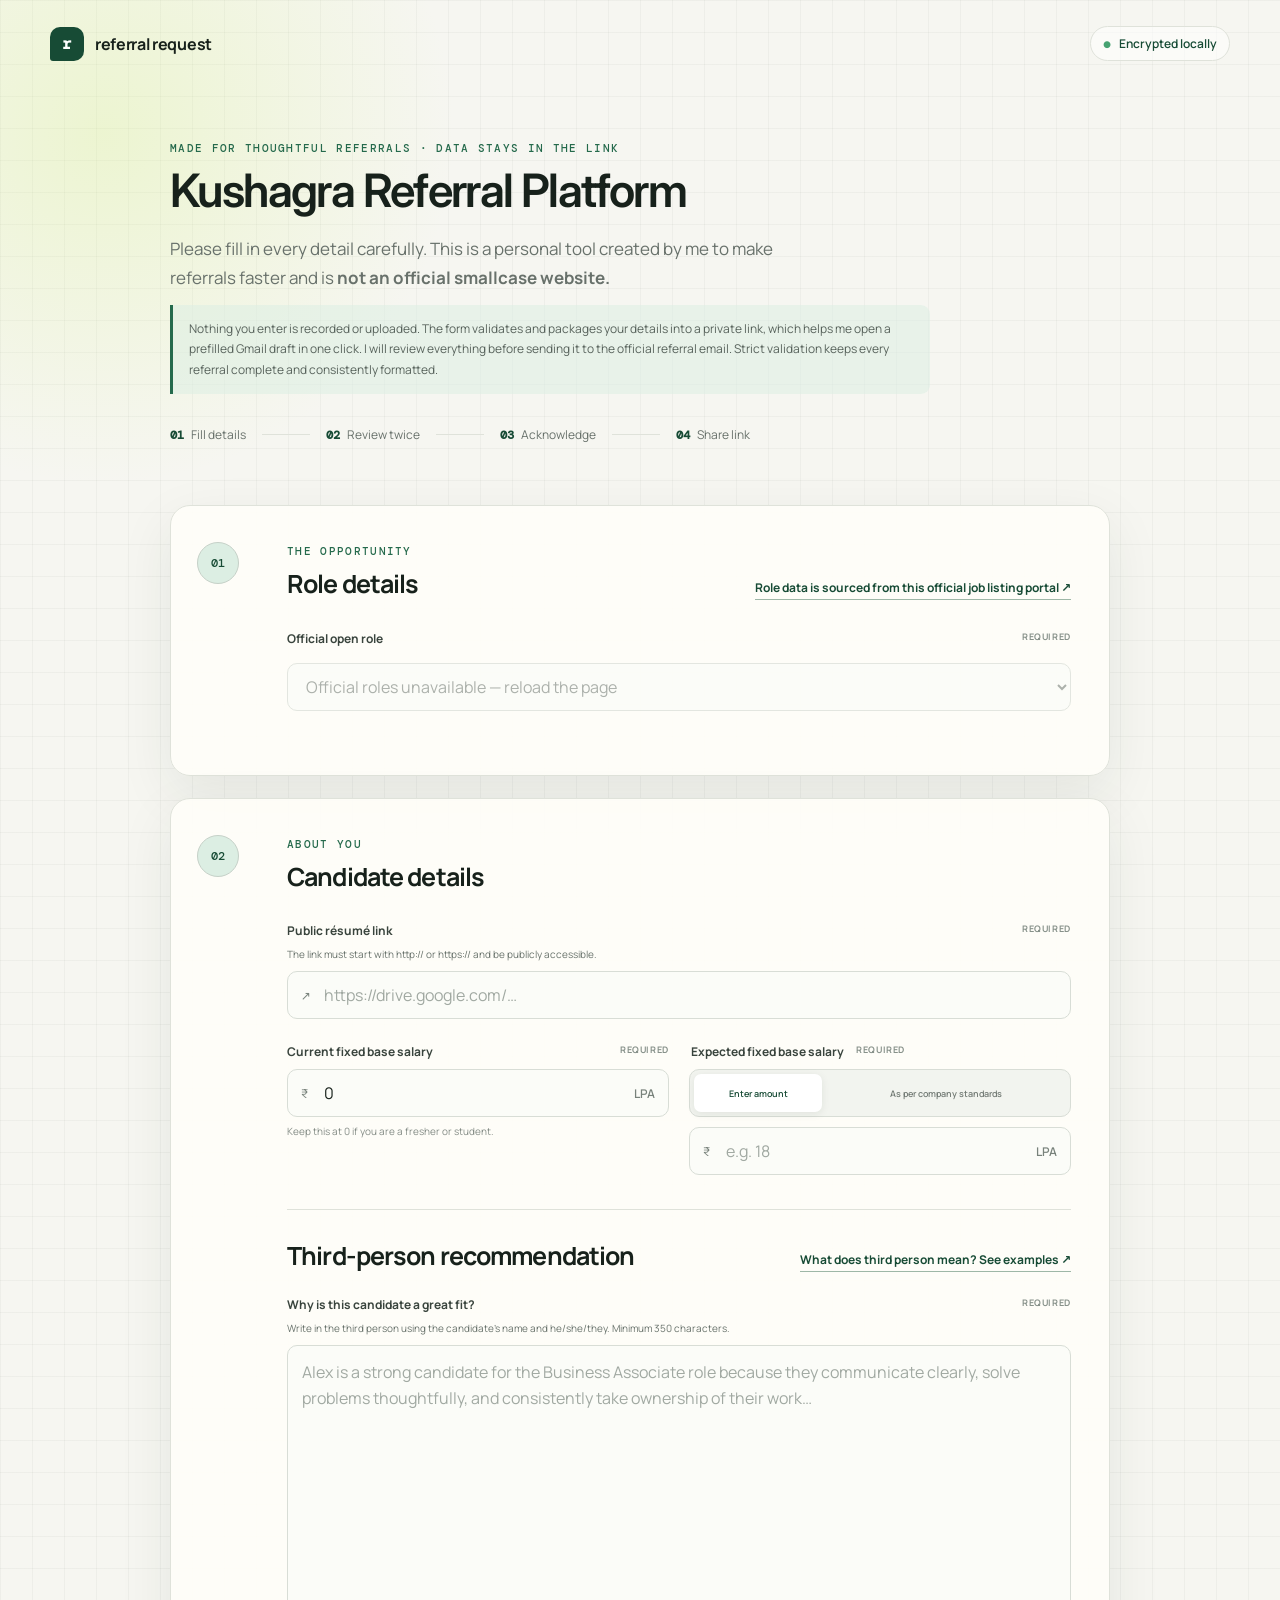
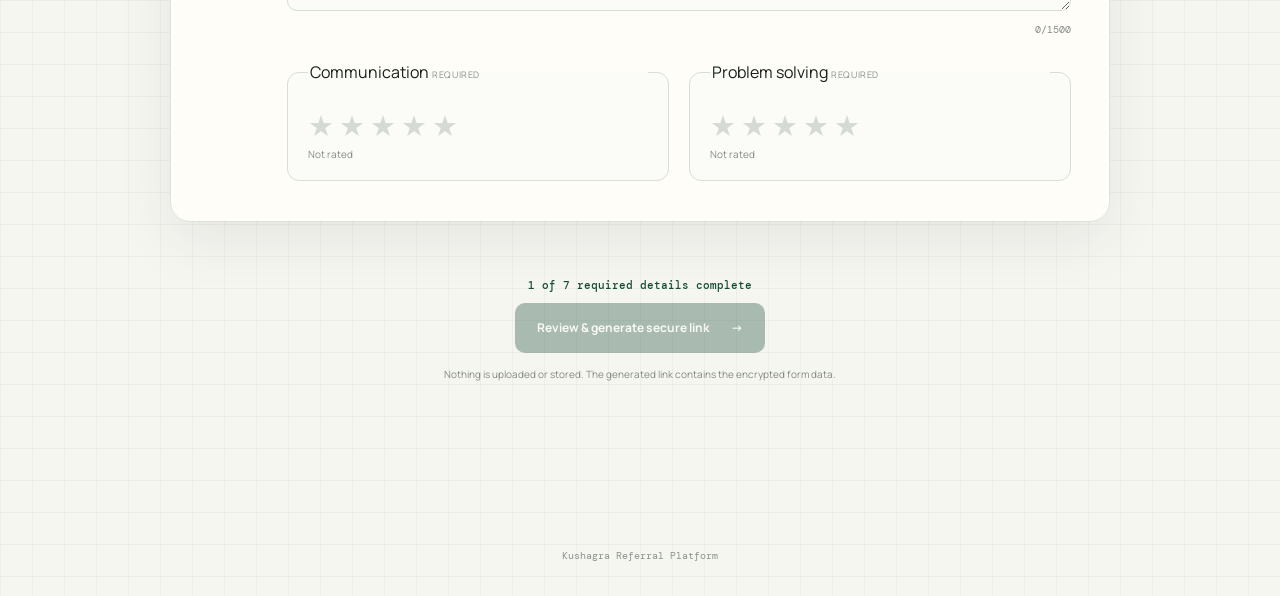
<file: index.html>
<!doctype html>
<html lang="en">
  <head>
    <meta charset="UTF-8" />
    <meta name="viewport" content="width=device-width, initial-scale=1.0" />
    <meta name="description" content="Create a secure smallcase referral request link." />
    <meta name="theme-color" content="#f7f7f4" />
    <meta http-equiv="Cache-Control" content="no-cache, no-store, must-revalidate" />
    <meta http-equiv="Pragma" content="no-cache" />
    <meta http-equiv="Expires" content="0" />
    <link rel="icon" href="./assets/favicon.svg?v=1" type="image/svg+xml" />
    <title>Referral request · smallcase</title>
    <script>
      (() => {
        const fresh = Date.now().toString(36);

        const stylesheet = document.createElement('link');
        stylesheet.rel = 'stylesheet';
        stylesheet.href = `./assets/styles.css?_fresh=${encodeURIComponent(fresh)}`;
        document.head.append(stylesheet);

        const loadScript = (source) => new Promise((resolve, reject) => {
          const script = document.createElement('script');
          script.src = `${source}?_fresh=${encodeURIComponent(fresh)}`;
          script.onload = resolve;
          script.onerror = reject;
          document.head.append(script);
        });

        window.addEventListener('DOMContentLoaded', async () => {
          await loadScript('./assets/codec.js');
          await loadScript('./assets/form.js');
        });
      })();
    </script>
  </head>
  <body>
    <header class="site-header">
      <div class="header-left">
        <a class="brand" href="./" aria-label="Referral request home">
          <span class="brand-mark" aria-hidden="true">r</span>
          <span>referral request</span>
        </a>
        <p id="referral-counter" class="referral-counter hidden" aria-live="polite">Referred <strong id="referral-count">0</strong> candidates so far via this portal</p>
      </div>
      <span class="secure-pill"><span aria-hidden="true">●</span> Encrypted locally</span>
    </header>

    <main class="page-shell">
      <section class="intro">
        <p class="eyebrow">Made for thoughtful referrals · Data stays in the link</p>
        <h1>Kushagra Referral Platform</h1>
        <p class="lede">Please fill in every detail carefully. This is a personal tool created by me to make referrals faster and is <strong>not an official smallcase website.</strong></p>
        <p class="privacy-note">Nothing you enter is recorded or uploaded. The form validates and packages your details into a private link, which helps me open a prefilled Gmail draft in one click. I will review everything before sending it to the official referral email. Strict validation keeps every referral complete and consistently formatted.</p>
        <div class="steps" aria-label="How it works">
          <span><b>01</b> Fill details</span>
          <i aria-hidden="true"></i>
          <span><b>02</b> Review twice</span>
          <i aria-hidden="true"></i>
          <span><b>03</b> Acknowledge</span>
          <i aria-hidden="true"></i>
          <span><b>04</b> Share link</span>
        </div>
      </section>

      <form id="referral-form" autocomplete="off" novalidate>
        <section class="form-card" aria-labelledby="role-heading">
          <div class="section-number">01</div>
          <div class="section-content">
            <div class="section-heading">
              <div>
                <p class="eyebrow">The opportunity</p>
                <h2 id="role-heading">Role details</h2>
              </div>
              <a class="source-link" href="https://jobs.pyjamahr.com/smallcase" target="_blank" rel="noopener noreferrer">Role data is sourced from this official job listing portal <span>↗</span></a>
            </div>

            <label class="field role-field">
              <span>Official open role <em>Required</em></span>
              <select id="job-role" name="jobRole" autocomplete="off" required disabled>
                <option value="">Loading active smallcase roles…</option>
              </select>
              <input id="job-id" name="jobId" type="hidden" />
              <input id="job-title" name="jobTitle" type="hidden" />
            </label>

          </div>
        </section>

        <section class="form-card" aria-labelledby="candidate-heading">
          <div class="section-number">02</div>
          <div class="section-content">
            <div class="section-heading">
              <div>
                <p class="eyebrow">About you</p>
                <h2 id="candidate-heading">Candidate details</h2>
              </div>
            </div>

            <label class="field">
              <span>Public résumé link <em>Required</em></span>
              <small class="field-guidance">The link must start with http:// or https:// and be publicly accessible.</small>
              <div class="input-with-icon"><span aria-hidden="true">↗</span><input id="resume-url" name="resumeUrl" type="url" maxlength="500" inputmode="url" autocomplete="off" placeholder="https://drive.google.com/…" required /></div>
            </label>

            <div class="field-grid two-col salary-row">
              <label class="field">
                <span>Current fixed base salary <em>Required</em></span>
                <div class="input-affix"><span>₹</span><input id="current-salary" name="currentSalary" type="number" min="0" max="1000" step="0.01" value="0" autocomplete="off" required /><b>LPA</b></div>
                <small>Keep this at 0 if you are a fresher or student.</small>
              </label>
              <fieldset class="field expected-field">
                <legend>Expected fixed base salary <em>Required</em></legend>
                <div class="salary-choice">
                  <label><input type="radio" name="expectedMode" value="number" checked /><span>Enter amount</span></label>
                  <label><input type="radio" name="expectedMode" value="standards" /><span>As per company standards</span></label>
                </div>
                <div class="input-affix" id="expected-input-wrap"><span>₹</span><input id="expected-salary" name="expectedSalary" type="number" min="0.01" max="1000" step="0.01" autocomplete="off" placeholder="e.g. 18" required /><b>LPA</b></div>
              </fieldset>
            </div>
            <div class="subsection-heading">
              <h2 id="recommendation-heading">Third-person recommendation</h2>
              <a class="source-link" href="https://www.google.com/search?q=how+to+write+a+referral+recommendation+in+third+person+with+examples" target="_blank" rel="noopener noreferrer">What does third person mean? See examples <span>↗</span></a>
            </div>

            <label class="field">
              <span>Why is this candidate a great fit? <em>Required</em></span>
              <small class="field-guidance">Write in the third person using the candidate’s name and he/she/they. Minimum 350 characters.</small>
              <textarea id="write-up" name="writeUp" rows="9" minlength="350" maxlength="1500" autocomplete="off" placeholder="Alex is a strong candidate for the Business Associate role because they communicate clearly, solve problems thoughtfully, and consistently take ownership of their work…" required></textarea>
              <small class="counter"><span data-count-for="write-up">0</span>/1500</small>
            </label>

            <div class="ratings-grid">
              <fieldset class="rating-field" data-rating-group>
                <legend>Communication <em>Required</em></legend>
                <div class="stars" role="radiogroup" aria-label="Communication rating out of 5">
                  <input id="communication-5" name="communication" value="5" type="radio" required /><label for="communication-5" title="5 out of 5">★</label>
                  <input id="communication-4" name="communication" value="4" type="radio" /><label for="communication-4" title="4 out of 5">★</label>
                  <input id="communication-3" name="communication" value="3" type="radio" /><label for="communication-3" title="3 out of 5">★</label>
                  <input id="communication-2" name="communication" value="2" type="radio" /><label for="communication-2" title="2 out of 5">★</label>
                  <input id="communication-1" name="communication" value="1" type="radio" /><label for="communication-1" title="1 out of 5">★</label>
                </div>
                <small><span data-rating-value>Not rated</span></small>
              </fieldset>
              <fieldset class="rating-field" data-rating-group>
                <legend>Problem solving <em>Required</em></legend>
                <div class="stars" role="radiogroup" aria-label="Problem solving rating out of 5">
                  <input id="problem-solving-5" name="problemSolving" value="5" type="radio" required /><label for="problem-solving-5" title="5 out of 5">★</label>
                  <input id="problem-solving-4" name="problemSolving" value="4" type="radio" /><label for="problem-solving-4" title="4 out of 5">★</label>
                  <input id="problem-solving-3" name="problemSolving" value="3" type="radio" /><label for="problem-solving-3" title="3 out of 5">★</label>
                  <input id="problem-solving-2" name="problemSolving" value="2" type="radio" /><label for="problem-solving-2" title="2 out of 5">★</label>
                  <input id="problem-solving-1" name="problemSolving" value="1" type="radio" /><label for="problem-solving-1" title="1 out of 5">★</label>
                </div>
                <small><span data-rating-value>Not rated</span></small>
              </fieldset>
            </div>
          </div>
        </section>

        <div class="submit-zone">
          <p id="form-status" aria-live="polite"><span id="completed-count">0</span> of 7 required details complete</p>
          <button class="primary-button" id="generate-button" type="submit" disabled>
            Review &amp; generate secure link <span aria-hidden="true">→</span>
          </button>
          <small>Nothing is uploaded or stored. The generated link contains the encrypted form data.</small>
        </div>
      </form>
    </main>

    <dialog id="confirm-dialog" class="modal">
      <div class="modal-inner">
        <button class="icon-button" type="button" data-close-modal aria-label="Close">×</button>
        <p class="eyebrow" id="modal-step">Final review · 1 of 2</p>
        <h2 id="modal-title">Is everything correct?</h2>
        <p class="modal-copy" id="modal-copy">Please check these important details. They will be included in the referral email.</p>
        <div id="review-timer" class="review-timer hidden" aria-live="polite">
          <span id="review-hourglass" class="review-hourglass" aria-hidden="true">
            <svg viewBox="0 0 64 80" role="presentation">
              <defs>
                <linearGradient id="review-frame-gradient" x1="0" y1="0" x2="0" y2="1">
                  <stop offset="0" stop-color="#536159" />
                  <stop offset="1" stop-color="#26322b" />
                </linearGradient>
                <linearGradient id="review-glass-gradient" x1="0" y1="0" x2="1" y2="0">
                  <stop offset="0" stop-color="#c2d3ca" stop-opacity=".28" />
                  <stop offset=".45" stop-color="#f7fbf8" stop-opacity=".75" />
                  <stop offset="1" stop-color="#abc1b6" stop-opacity=".3" />
                </linearGradient>
                <linearGradient id="review-sand-gradient" x1="0" y1="0" x2="1" y2="0">
                  <stop offset="0" stop-color="#ba7b24" />
                  <stop offset=".48" stop-color="#f0ca68" />
                  <stop offset="1" stop-color="#cf9331" />
                </linearGradient>
                <clipPath id="review-top-bulb">
                  <path d="M13 13h38c-2 12-8 20-19 27C21 33 15 25 13 13Z" />
                </clipPath>
                <clipPath id="review-bottom-bulb">
                  <path d="M32 40c11 7 17 15 19 27H13c2-12 8-20 19-27Z" />
                </clipPath>
              </defs>
              <g clip-path="url(#review-top-bulb)"><rect class="review-svg-sand review-sand-top" x="12" y="13" width="40" height="27" /></g>
              <g clip-path="url(#review-bottom-bulb)"><rect class="review-svg-sand review-sand-bottom" x="12" y="40" width="40" height="27" /></g>
              <path class="review-glass-shell" d="M13 13h38c-2 12-8 20-19 27C21 33 15 25 13 13Zm19 27c11 7 17 15 19 27H13c2-12 8-20 19-27Z" />
              <rect class="review-neck-ring" x="28.5" y="37.5" width="7" height="5" rx="2.5" />
              <rect class="review-sand-stream" x="30.8" y="37" width="2.4" height="8" rx="1.2" />
              <rect class="review-svg-frame" x="7" y="7" width="50" height="7" rx="3.5" />
              <rect class="review-svg-frame" x="7" y="66" width="50" height="7" rx="3.5" />
            </svg>
          </span>
          <span id="review-timer-label">Keep reading, don't skip</span>
        </div>
        <dl class="review-list" id="review-list"></dl>
        <div class="modal-actions">
          <button type="button" class="secondary-button" data-close-modal>Go back &amp; edit</button>
          <button type="button" class="primary-button" id="confirm-button">Yes, continue <span>→</span></button>
        </div>
      </div>
    </dialog>

    <dialog id="success-dialog" class="modal success-modal">
      <div class="modal-inner">
        <div class="success-icon" aria-hidden="true">✓</div>
        <p class="eyebrow">Link ready</p>
        <h2>Please share this link with Kushagra.</h2>
        <p class="modal-copy">It has been copied to your clipboard. Keep the full link intact—the part after <b>#</b> holds the encrypted details. <span id="link-stats"></span></p>
        <a class="linkedin-message-link" href="https://www.linkedin.com/messaging/compose/?recipient=kuspia" target="_blank" rel="noopener noreferrer" aria-label="Message Kushagra on LinkedIn">
          <span class="linkedin-mark" aria-hidden="true">in</span>
          <span>Message Kushagra on LinkedIn</span>
        </a>
        <label class="field link-output"><span>Secure referral link</span><textarea id="generated-link" rows="4" readonly></textarea></label>
        <div class="modal-actions">
          <button type="button" class="secondary-button" id="copy-button">Copy again</button>
          <button type="button" class="primary-button" id="done-button">Done</button>
        </div>
      </div>
    </dialog>

    <dialog id="token-setup-dialog" class="modal setup-modal">
      <div class="modal-inner">
        <button class="icon-button" id="close-token-setup" type="button" aria-label="Close">×</button>
        <p class="eyebrow">Private device setup</p>
        <h2>Connect Kushagra’s phone</h2>
        <p class="modal-copy">Paste a fine-grained GitHub token created while signed in as the repository owner <strong>kuspia</strong>, with <strong>Contents: read and write</strong> access only for <strong>kuspia/refer</strong>. It stays in this browser’s local storage and is never added to referral links.</p>
        <label class="field">
          <span>Fine-grained GitHub token</span>
          <input id="github-token" type="password" autocomplete="new-password" autocapitalize="off" spellcheck="false" placeholder="github_pat_…" />
        </label>
        <p id="token-setup-status" class="setup-status" aria-live="polite"></p>
        <div class="modal-actions">
          <button type="button" class="secondary-button" id="clear-github-token">Clear saved token</button>
          <button type="button" class="primary-button" id="save-github-token">Verify &amp; save</button>
        </div>
        <p class="setup-warning">Anyone with access to this unlocked browser profile could retrieve the token. Use a short expiry and revoke it immediately if the phone is lost.</p>
      </div>
    </dialog>

    <footer>Kushagra Referral Platform</footer>
  </body>
</html>
</file>
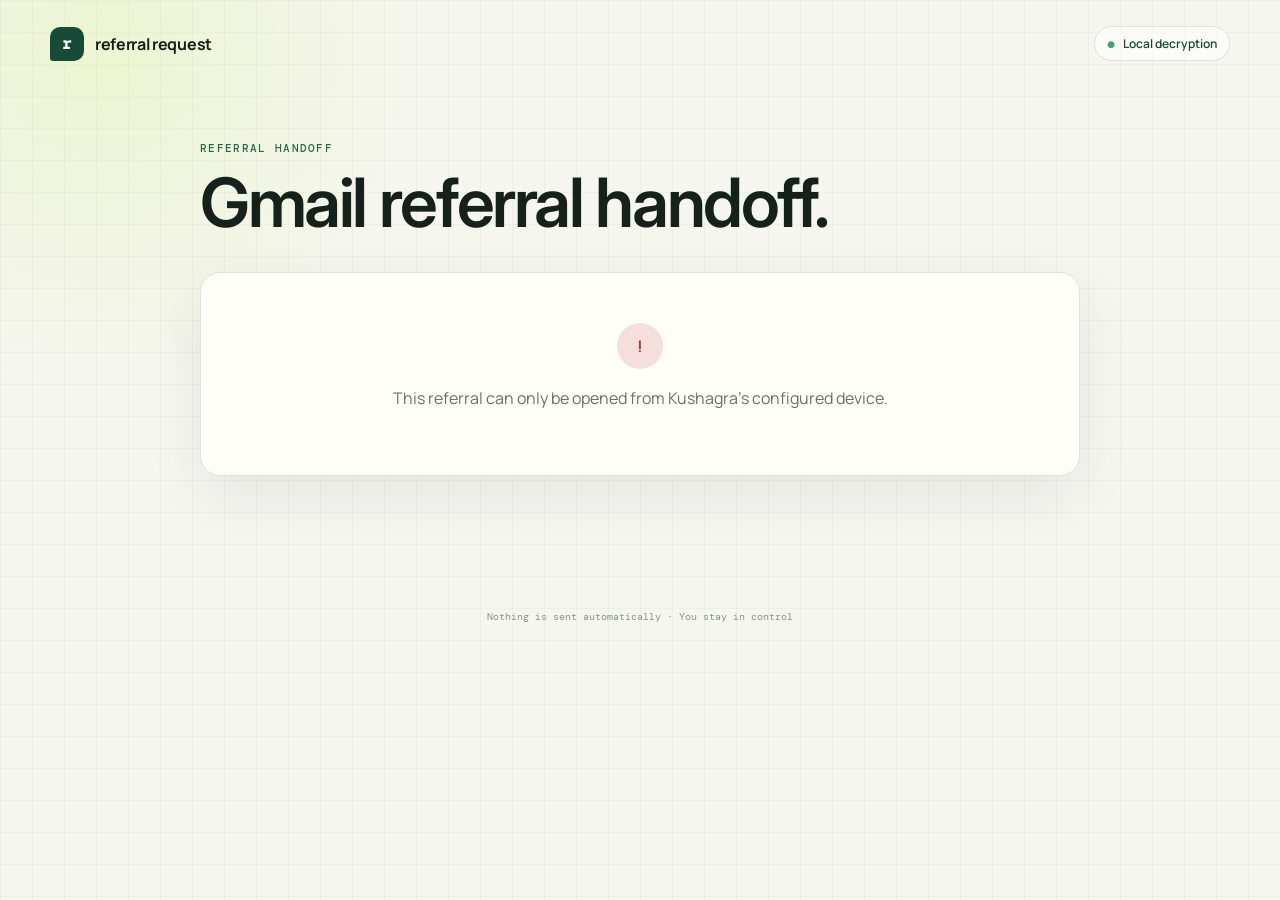
<file: mail/index.html>
<!doctype html>
<html lang="en">
  <head>
    <meta charset="UTF-8" />
    <meta name="viewport" content="width=device-width, initial-scale=1.0" />
    <meta name="robots" content="noindex, nofollow" />
    <meta name="theme-color" content="#f7f7f4" />
    <meta http-equiv="Cache-Control" content="no-cache, no-store, must-revalidate" />
    <meta http-equiv="Pragma" content="no-cache" />
    <meta http-equiv="Expires" content="0" />
    <link rel="icon" href="../assets/favicon.svg?v=1" type="image/svg+xml" />
    <title>Review referral email</title>
    <script>
      (() => {
        const fresh = Date.now().toString(36);

        const stylesheet = document.createElement('link');
        stylesheet.rel = 'stylesheet';
        stylesheet.href = `../assets/styles.css?_fresh=${encodeURIComponent(fresh)}`;
        document.head.append(stylesheet);

        const loadScript = (source) => new Promise((resolve, reject) => {
          const script = document.createElement('script');
          script.src = `${source}?_fresh=${encodeURIComponent(fresh)}`;
          script.onload = resolve;
          script.onerror = reject;
          document.head.append(script);
        });

        window.addEventListener('DOMContentLoaded', async () => {
          await loadScript('../assets/codec.js');
          await loadScript('../assets/mail.js');
        });
      })();
    </script>
  </head>
  <body>
    <header class="site-header">
      <div class="header-left">
        <a class="brand" href="../"><span class="brand-mark" aria-hidden="true">r</span><span>referral request</span></a>
        <p id="referral-counter" class="referral-counter hidden" aria-live="polite">Referred <strong id="referral-count">0</strong> candidates so far via this portal</p>
      </div>
      <span class="secure-pill"><span aria-hidden="true">●</span> Local decryption</span>
    </header>

    <main class="mail-shell">
      <section class="mail-intro">
        <p class="eyebrow">Referral handoff</p>
        <h1 id="mail-heading">Gmail referral handoff.</h1>
        <p id="recipient-warning" class="recipient-warning hidden"><strong>This page is only for Kushagra.</strong> Candidates should not open Gmail or send this referral from a personal email account. Referrals sent outside the approved company domain may be automatically rejected or discarded.</p>
      </section>

      <section id="loading-state" class="state-card" aria-live="polite">
        <div class="loader" aria-hidden="true"></div>
        <h2 id="loading-title">Verifying this device…</h2>
        <p id="loading-copy">Checking private handoff access.</p>
      </section>

      <section id="restricted-state" class="state-card hidden" aria-live="assertive">
        <div class="error-icon" aria-hidden="true">!</div>
        <p>This referral can only be opened from Kushagra’s configured device.</p>
      </section>

      <section id="error-state" class="state-card hidden" aria-live="assertive">
        <div class="error-icon" aria-hidden="true">!</div>
        <h2>Couldn’t open this referral</h2>
        <p id="error-message">The secure link may be incomplete.</p>
        <a href="../" class="primary-button" style="display:inline-grid;place-items:center;text-decoration:none">Create a new link</a>
      </section>

      <section id="mail-review" class="mail-card hidden">
        <div class="mail-card-header">
          <div><p class="eyebrow" style="color:#bfe0ca">Secure handoff complete</p><h2>Referral decrypted</h2></div>
          <span class="verified-pill">✓ Link integrity verified</span>
        </div>
        <div class="mail-card-body">
          <p class="gmail-ready-copy">Review exactly what the candidate submitted before opening your email app.</p>
          <div class="email-preview" aria-label="Referral email preview">
            <div class="email-line"><span>To</span><strong id="preview-to"></strong></div>
            <div class="email-line"><span>Subject</span><strong id="preview-subject"></strong></div>
            <div id="preview-body" class="email-body"></div>
          </div>
        </div>
        <div class="mail-actions">
          <p>The counter changes only after you tap this button. Nothing is sent automatically.</p>
          <a id="open-gmail" class="primary-button" href="#">Open in Gmail <span aria-hidden="true">↗</span></a>
        </div>
      </section>
    </main>

    <footer>Nothing is sent automatically · You stay in control</footer>
  </body>
</html>
</file>
